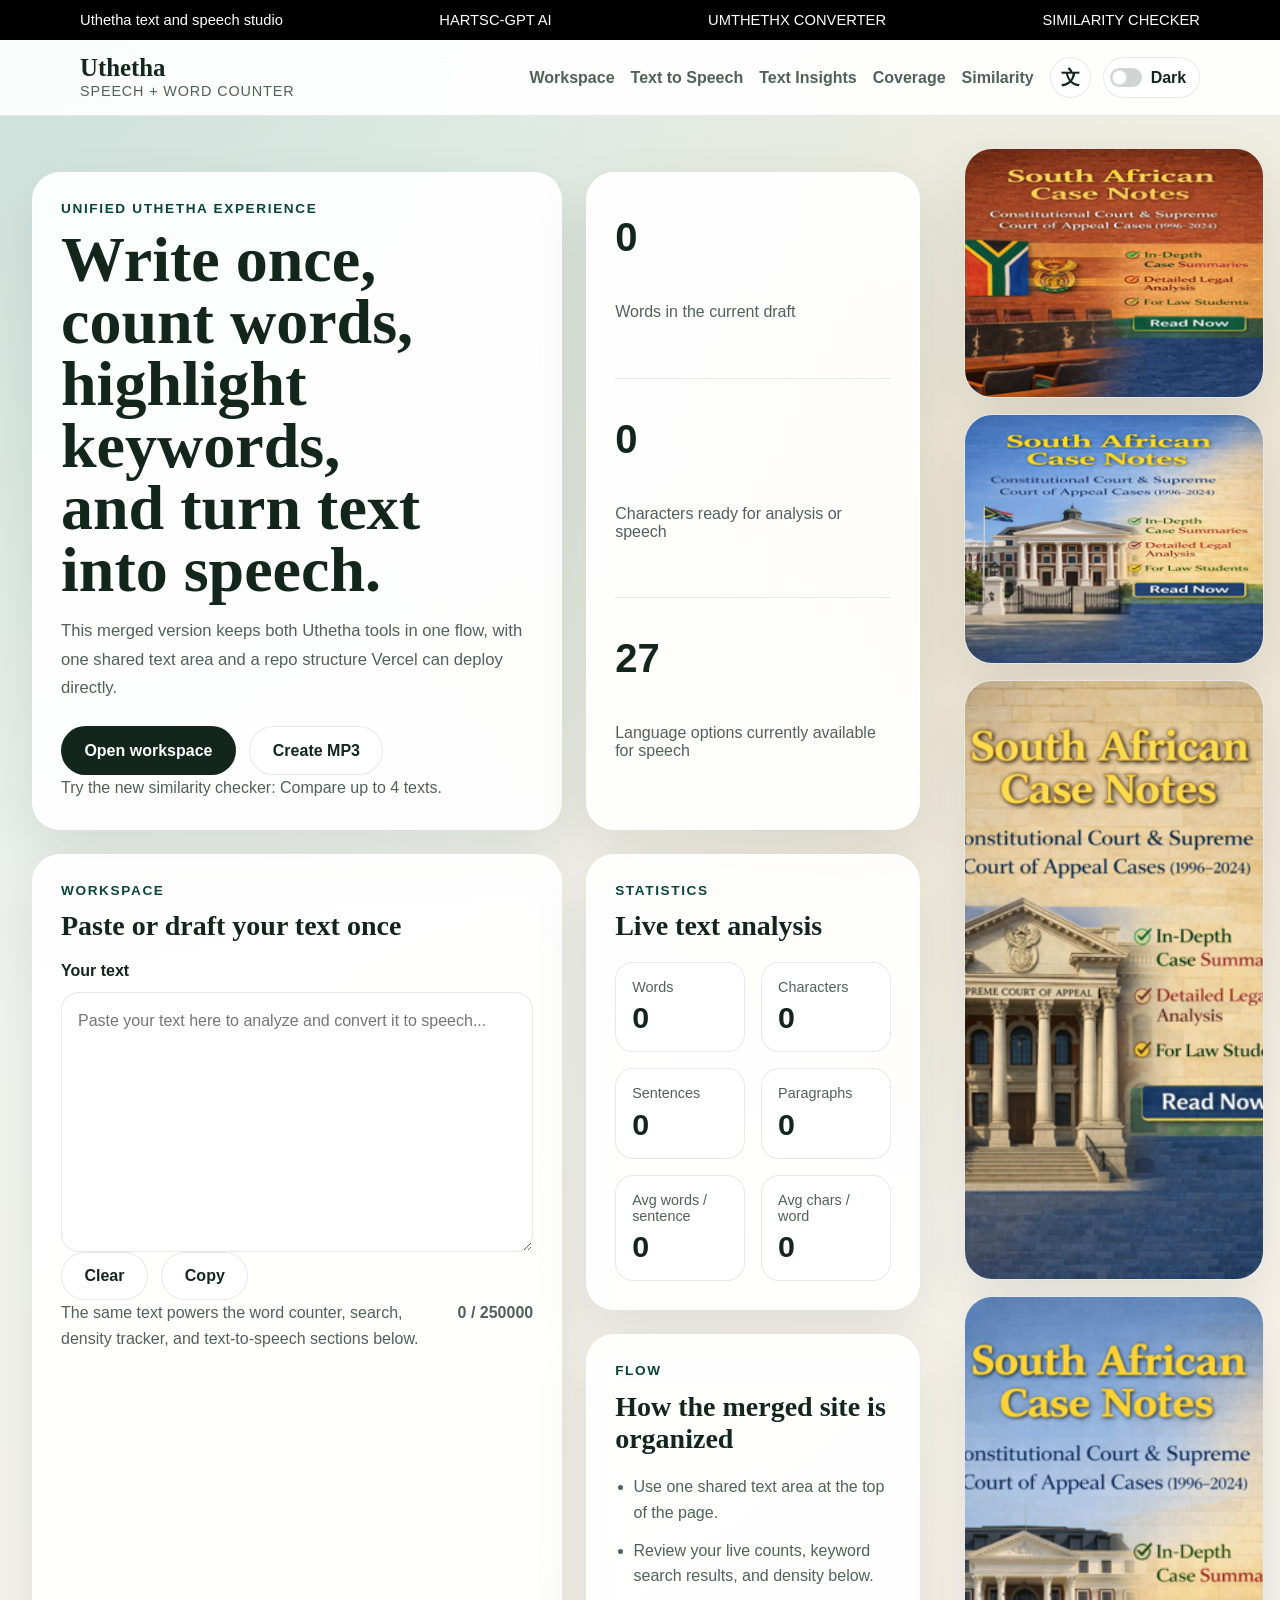
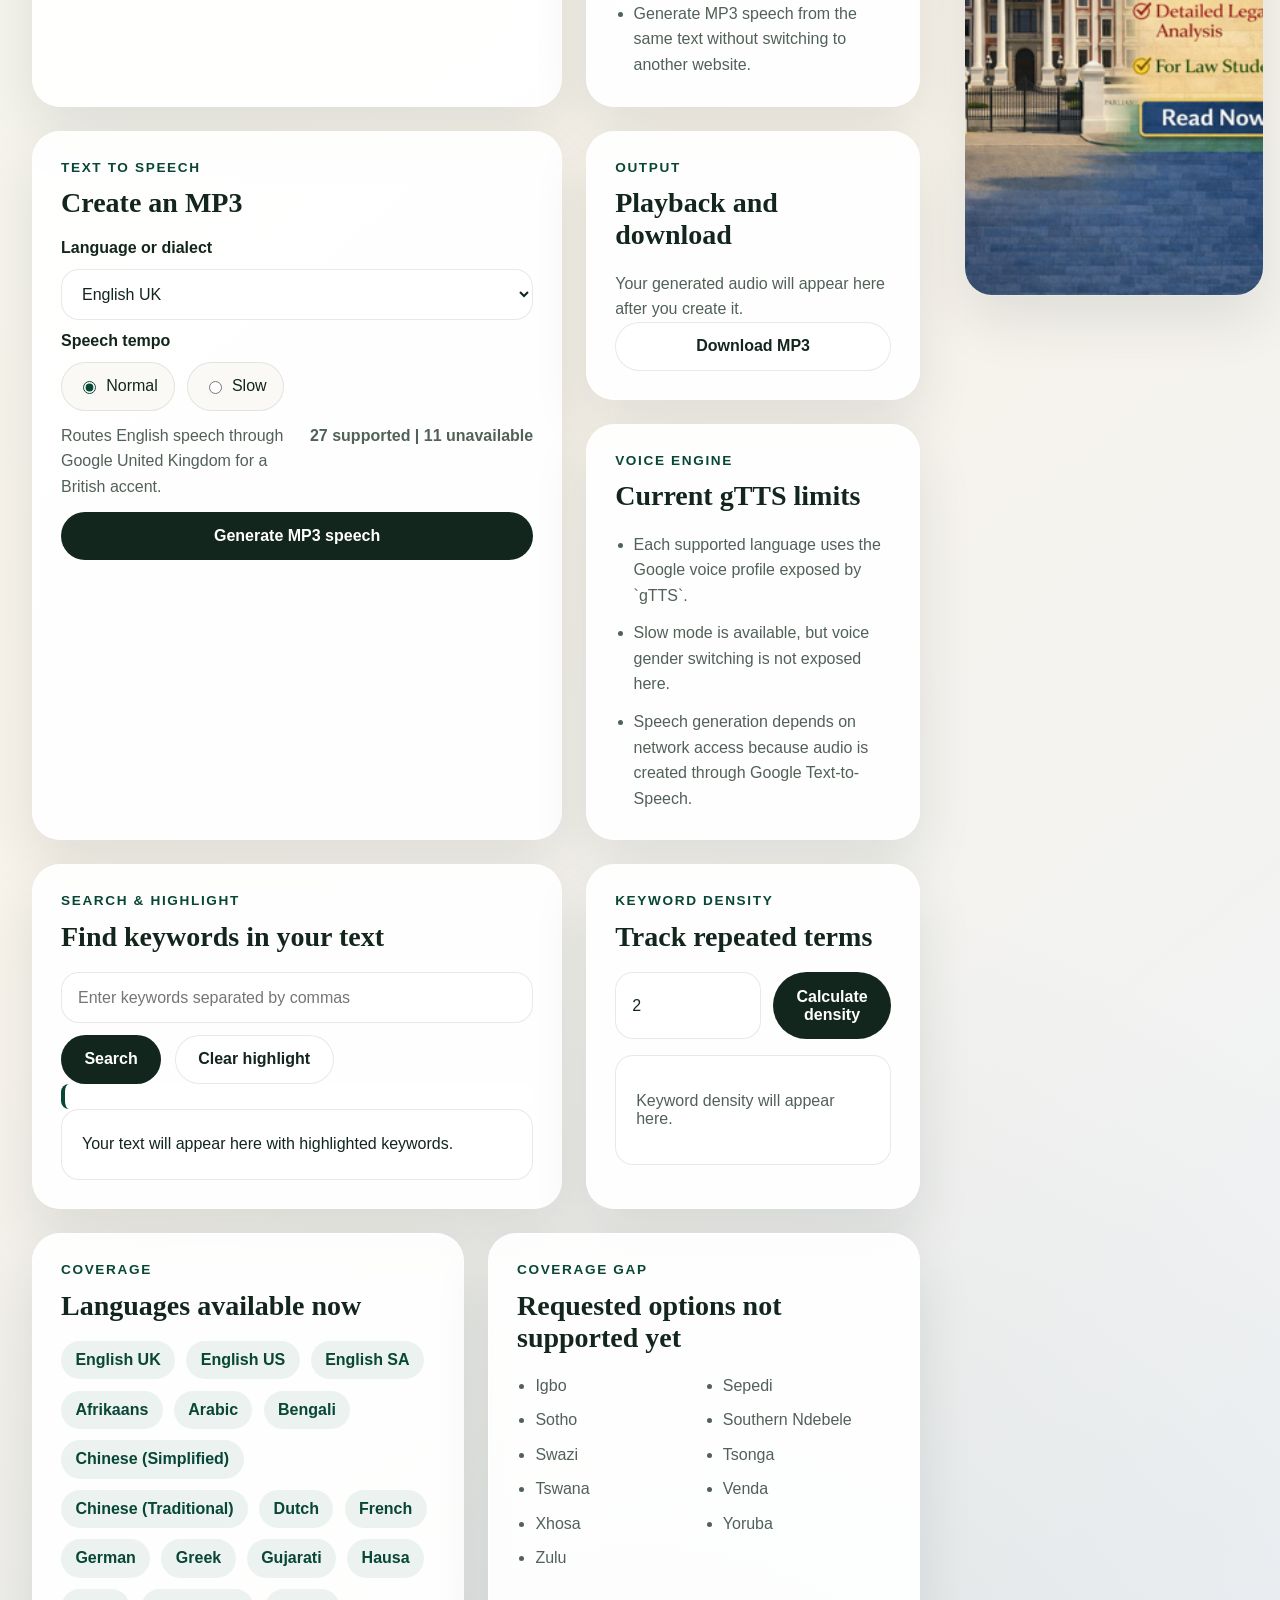
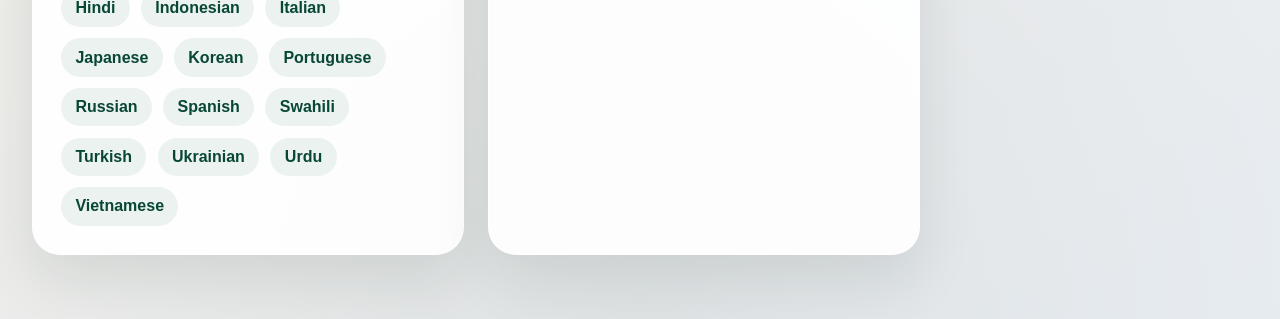
<file: index.html>
<!DOCTYPE html>
<html lang="en">
<head>
    <meta charset="UTF-8">
    <meta name="viewport" content="width=device-width, initial-scale=1.0">
    <title>Uthetha</title>
    <meta
        name="description"
        content="Uthetha combines text-to-speech, word counting, keyword highlighting, and density tracking in one deployable site."
    >
    <link rel="stylesheet" href="styles.css">
<!-- Google tag (gtag.js) -->
<script async src="https://www.googletagmanager.com/gtag/js?id=G-SNLDN8S0WR"></script>
<script>
  window.dataLayer = window.dataLayer || [];
  function gtag(){dataLayer.push(arguments);}
  gtag('js', new Date());

  gtag('config', 'G-SNLDN8S0WR');
</script>
<meta name="msvalidate.01" content="885D4F8FCE8B22A64041635E3C28C98B" />
</head>
<body id="top">
    <div class="top-bar">
        <div class="site-shell top-bar__inner">
            <p>Uthetha text and speech studio</p>
            <a href="https://hartscgpt.vercel.app/">HARTSC-GPT AI</a>
            <a href="https://www.umthethx.online/">UMTHETHX CONVERTER</a>
            <a href="/similarity">SIMILARITY CHECKER</a>
        </div>
    </div>

    <header class="site-header">
        <div class="site-shell site-header__inner">
            <a class="brand" href="#top">
                <span class="brand__mark">Uthetha</span>
                <span class="brand__sub">Speech + Word Counter</span>
            </a>

            <div class="header-actions">
                <nav class="site-nav" aria-label="Main navigation">
                    <a href="#workspace">Workspace</a>
                    <a href="#speech">Text to Speech</a>
                    <a href="#insights">Text Insights</a>
                    <a href="#coverage">Coverage</a>
                    <a href="/similarity">Similarity</a>
                </nav>
                <div class="utility-controls">
                    <div class="translate-widget-shell">
                        <span class="utility-label">Translate</span>
                        <button class="translate-toggle" id="translateToggle" type="button" aria-label="Open translation language selector">文</button>
                        <div id="google_translate_element"></div>
                    </div>
                    <button class="theme-toggle" id="themeToggle" type="button" role="switch" aria-checked="false" aria-label="Toggle dark mode">
                        <span class="theme-toggle__track">
                            <span class="theme-toggle__thumb"></span>
                        </span>
                        <span class="theme-toggle__label">Dark</span>
                    </button>
                </div>
            </div>
        </div>
    </header>

    <div class="site-content-shell">
    <main class="page site-main-stack">
        <section class="site-shell hero-grid" id="overview">
            <article class="panel hero-card reveal">
                <p class="eyebrow">Unified Uthetha experience</p>
                <h1>Write once, count words, highlight keywords, and turn text into speech.</h1>
                <p class="hero-copy">
                    This merged version keeps both Uthetha tools in one flow, with one shared text area and a repo structure Vercel can deploy directly.
                </p>
                <div class="hero-actions">
                    <a class="button button--primary" href="#workspace">Open workspace</a>
                    <a class="button button--ghost" href="#speech">Create MP3</a>
                </div>
                <p class="selection-note">Try the new similarity checker: <a href="/similarity">Compare up to 4 texts</a>.</p>
            </article>

            <article class="panel stats-card reveal reveal--delay">
                <div class="stat-block">
                    <strong id="heroWordCount">0</strong>
                    <span>Words in the current draft</span>
                </div>
                <div class="stat-block">
                    <strong id="heroCharacterCount">0</strong>
                    <span>Characters ready for analysis or speech</span>
                </div>
                <div class="stat-block">
                    <strong id="heroSupportedCount">0</strong>
                    <span>Language options currently available for speech</span>
                </div>
            </article>
        </section>

        <section class="site-shell workspace-grid" id="workspace">
            <article class="panel editor-panel reveal">
                <div class="section-heading">
                    <p class="eyebrow">Workspace</p>
                    <h2>Paste or draft your text once</h2>
                </div>

                <label class="field">
                    <span>Your text</span>
                    <textarea
                        id="textInput"
                        maxlength="250000"
                        placeholder="Paste your text here to analyze and convert it to speech..."
                    ></textarea>
                </label>

                <div class="editor-actions">
                    <button id="clearButton" class="button button--ghost" type="button">Clear</button>
                    <button id="copyButton" class="button button--ghost" type="button">Copy</button>
                </div>

                <div class="form-meta">
                    <p class="selection-note">The same text powers the word counter, search, density tracker, and text-to-speech sections below.</p>
                    <p id="characterCount" class="character-count">0 / 250000</p>
                </div>
            </article>

            <div class="stack">
                <article class="panel reveal reveal--delay">
                    <div class="section-heading">
                        <p class="eyebrow">Statistics</p>
                        <h2>Live text analysis</h2>
                    </div>

                    <div class="stats-grid">
                        <div class="mini-stat">
                            <span>Words</span>
                            <strong id="wordCount">0</strong>
                        </div>
                        <div class="mini-stat">
                            <span>Characters</span>
                            <strong id="charCount">0</strong>
                        </div>
                        <div class="mini-stat">
                            <span>Sentences</span>
                            <strong id="sentenceCount">0</strong>
                        </div>
                        <div class="mini-stat">
                            <span>Paragraphs</span>
                            <strong id="paragraphCount">0</strong>
                        </div>
                        <div class="mini-stat">
                            <span>Avg words / sentence</span>
                            <strong id="avgWords">0</strong>
                        </div>
                        <div class="mini-stat">
                            <span>Avg chars / word</span>
                            <strong id="avgChars">0</strong>
                        </div>
                    </div>
                </article>

                <article class="panel reveal reveal--delay-2">
                    <div class="section-heading">
                        <p class="eyebrow">Flow</p>
                        <h2>How the merged site is organized</h2>
                    </div>

                    <ul class="plain-list">
                        <li>Use one shared text area at the top of the page.</li>
                        <li>Review your live counts, keyword search results, and density below.</li>
                        <li>Generate MP3 speech from the same text without switching to another website.</li>
                    </ul>
                </article>
            </div>
        </section>

        <section class="site-shell feature-grid" id="speech">
            <article class="panel reveal">
                <div class="section-heading">
                    <p class="eyebrow">Text to Speech</p>
                    <h2>Create an MP3</h2>
                </div>

                <form id="ttsForm" class="tts-form">
                    <label class="field">
                        <span>Language or dialect</span>
                        <select id="language" name="language" required></select>
                    </label>

                    <div class="field">
                        <span>Speech tempo</span>
                        <div class="tempo-toggle" role="radiogroup" aria-label="Speech tempo">
                            <label class="tempo-option">
                                <input type="radio" name="tempo" value="normal" checked>
                                <span>Normal</span>
                            </label>
                            <label class="tempo-option">
                                <input type="radio" name="tempo" value="slow">
                                <span>Slow</span>
                            </label>
                        </div>
                    </div>

                    <div class="form-meta">
                        <p id="selectionNote" class="selection-note"></p>
                        <p id="ttsSupportedCounts" class="character-count"></p>
                    </div>

                    <button id="generateButton" class="button button--primary button--wide" type="submit">
                        Generate MP3 speech
                    </button>
                </form>
            </article>

            <div class="stack">
                <article class="panel reveal reveal--delay">
                    <div class="section-heading">
                        <p class="eyebrow">Output</p>
                        <h2>Playback and download</h2>
                    </div>

                    <p id="statusMessage" class="status-message">
                        Your generated audio will appear here after you create it.
                    </p>

                    <audio id="audioPlayer" class="audio-player" controls hidden></audio>
                    <a id="downloadLink" class="button button--ghost button--wide" href="#" download hidden>Download MP3</a>
                </article>

                <article class="panel reveal reveal--delay-2">
                    <div class="section-heading">
                        <p class="eyebrow">Voice Engine</p>
                        <h2>Current gTTS limits</h2>
                    </div>

                    <ul class="plain-list">
                        <li>Each supported language uses the Google voice profile exposed by `gTTS`.</li>
                        <li>Slow mode is available, but voice gender switching is not exposed here.</li>
                        <li>Speech generation depends on network access because audio is created through Google Text-to-Speech.</li>
                    </ul>
                </article>
            </div>
        </section>

        <section class="site-shell feature-grid" id="insights">
            <article class="panel reveal">
                <div class="section-heading">
                    <p class="eyebrow">Search & Highlight</p>
                    <h2>Find keywords in your text</h2>
                </div>

                <div class="search-group">
                    <input
                        type="text"
                        id="searchInput"
                        class="search-input"
                        placeholder="Enter keywords separated by commas"
                    >
                    <div class="editor-actions">
                        <button id="searchButton" class="button button--primary" type="button">Search</button>
                        <button id="clearHighlightButton" class="button button--ghost" type="button">Clear highlight</button>
                    </div>
                </div>

                <div class="search-info" id="searchInfo"></div>
                <div class="highlighted-text-container">
                    <div class="highlighted-text" id="highlightedText">
                        Your text will appear here with highlighted keywords.
                    </div>
                </div>
            </article>

            <article class="panel reveal reveal--delay">
                <div class="section-heading">
                    <p class="eyebrow">Keyword Density</p>
                    <h2>Track repeated terms</h2>
                </div>

                <div class="density-controls">
                    <input
                        type="number"
                        id="minOccurrences"
                        class="density-input"
                        min="1"
                        value="2"
                        placeholder="Minimum occurrences"
                    >
                    <button id="densityButton" class="button button--primary" type="button">Calculate density</button>
                </div>

                <div class="density-results" id="densityResults">
                    <p class="placeholder-text">Keyword density will appear here.</p>
                </div>
            </article>
        </section>

        <section class="site-shell coverage-grid" id="coverage">
            <article class="panel reveal">
                <div class="section-heading">
                    <p class="eyebrow">Coverage</p>
                    <h2>Languages available now</h2>
                </div>
                <div id="supportedLanguageChips" class="chip-grid"></div>
            </article>

            <article class="panel reveal reveal--delay">
                <div class="section-heading">
                    <p class="eyebrow">Coverage Gap</p>
                    <h2>Requested options not supported yet</h2>
                </div>
                <ul id="unsupportedLanguageList" class="plain-list plain-list--compact"></ul>
            </article>
        </section>
    </main>

    <aside class="site-ad-rail" aria-label="Advertising spaces">
        <a class="ad-slot ad-slot--box" href="https://selar.com/m/umthethx1985756" target="_blank" rel="noopener noreferrer" aria-label="Advertisement space 1, 300 by 250">
            <img src="assets/ads/ad-300x250-1.png" alt="Advertisement space 1, 300 by 250" loading="lazy">
        </a>
        <a class="ad-slot ad-slot--box" href="https://selar.com/m/umthethx1985756" target="_blank" rel="noopener noreferrer" aria-label="Advertisement space 2, 300 by 250">
            <img src="assets/ads/ad-300x250-2.png" alt="Advertisement space 2, 300 by 250" loading="lazy">
        </a>
        <a class="ad-slot ad-slot--tall" href="https://www.amazon.com/dp/B0G4F6LVWG?binding=kindle_edition&ref=dbs_dp_rwt_sb_pc_tkin" target="_blank" rel="noopener noreferrer" aria-label="Advertisement space 3, 300 by 600">
            <img src="assets/ads/ad-300x600-1.png" alt="Advertisement space 3, 300 by 600" loading="lazy">
        </a>
        <a class="ad-slot ad-slot--tall" href="https://www.amazon.com/dp/B0G4F6LVWG?binding=kindle_edition&ref=dbs_dp_rwt_sb_pc_tkin" target="_blank" rel="noopener noreferrer" aria-label="Advertisement space 4, 300 by 600">
            <img src="assets/ads/ad-300x600-2.png" alt="Advertisement space 4, 300 by 600" loading="lazy">
        </a>
    </aside>
    </div>

    <script src="app.js" defer></script>
</body>
</html>
</file>
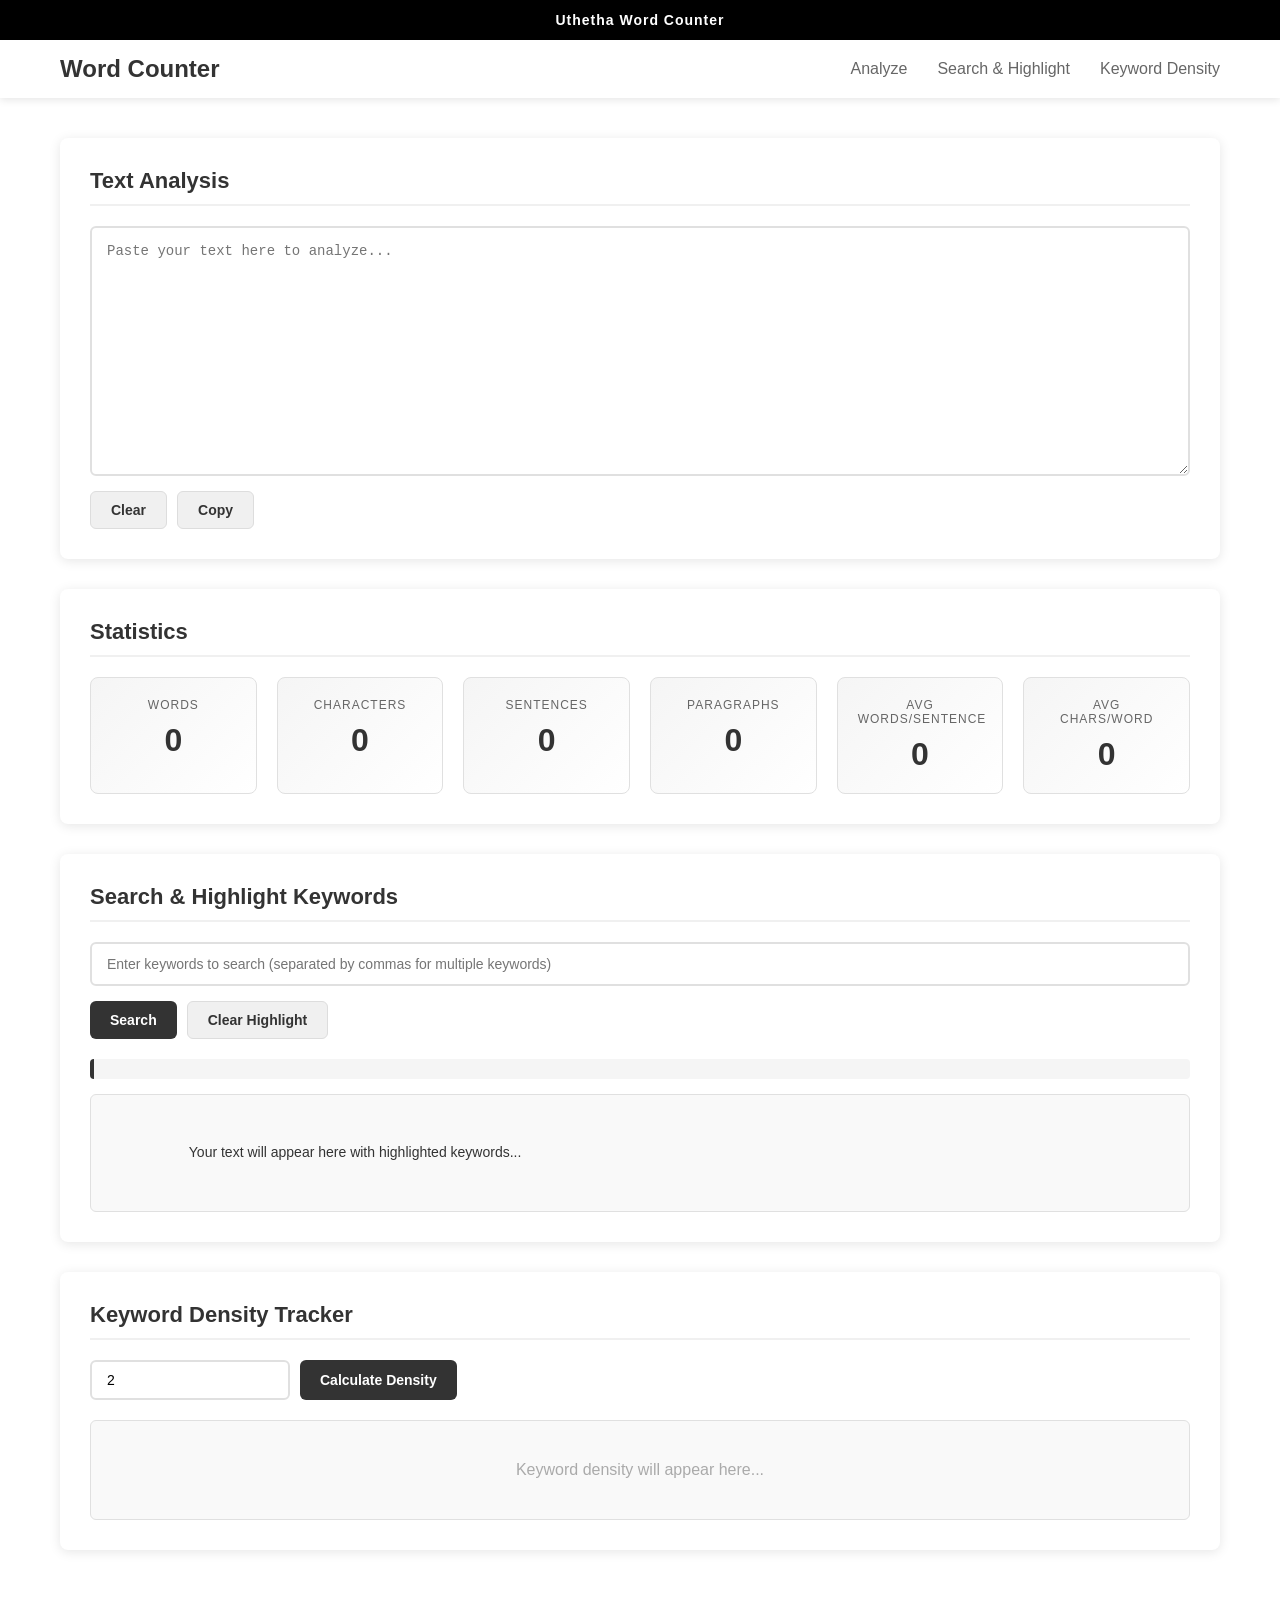
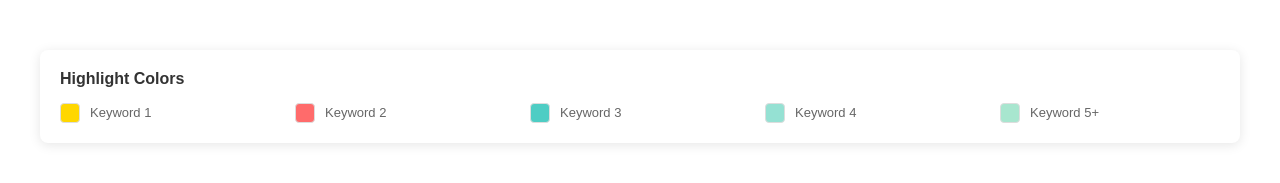
<file: Uthetha Word Counter/Front End/index.html>
<!DOCTYPE html>
<html lang="en">
<head>
    <meta charset="UTF-8">
    <meta name="viewport" content="width=device-width, initial-scale=1.0">
    <title>Uthetha Word Counter</title>
    <link rel="stylesheet" href="style.css">
</head>
<body>
    <!-- Black Top Bar -->
    <div class="top-bar">
        <span class="top-bar-text">Uthetha Word Counter</span>
    </div>

    <!-- White Header with Navigation -->
    <header class="header">
        <nav class="navbar">
            <div class="nav-container">
                <div class="nav-brand">Word Counter</div>
                <ul class="nav-menu">
                    <li><a href="#analyze" class="nav-link">Analyze</a></li>
                    <li><a href="#search" class="nav-link">Search & Highlight</a></li>
                    <li><a href="#density" class="nav-link">Keyword Density</a></li>
                </ul>
            </div>
        </nav>
    </header>

    <!-- Main Body with Transparent Background -->
    <main class="body-container">
        
        <!-- Text Input Section -->
        <section class="content-section" id="analyze">
            <h2>Text Analysis</h2>
            <div class="input-group">
                <textarea 
                    id="textInput" 
                    class="text-input" 
                    placeholder="Paste your text here to analyze..."
                ></textarea>
                <div class="button-group">
                    <button onclick="clearText()" class="btn btn-secondary">Clear</button>
                    <button onclick="copyText()" class="btn btn-secondary">Copy</button>
                </div>
            </div>
        </section>

        <!-- Statistics Section -->
        <section class="content-section">
            <h2>Statistics</h2>
            <div class="stats-grid">
                <div class="stat-card">
                    <div class="stat-label">Words</div>
                    <div class="stat-value" id="wordCount">0</div>
                </div>
                <div class="stat-card">
                    <div class="stat-label">Characters</div>
                    <div class="stat-value" id="charCount">0</div>
                </div>
                <div class="stat-card">
                    <div class="stat-label">Sentences</div>
                    <div class="stat-value" id="sentenceCount">0</div>
                </div>
                <div class="stat-card">
                    <div class="stat-label">Paragraphs</div>
                    <div class="stat-value" id="paragraphCount">0</div>
                </div>
                <div class="stat-card">
                    <div class="stat-label">Avg Words/Sentence</div>
                    <div class="stat-value" id="avgWords">0</div>
                </div>
                <div class="stat-card">
                    <div class="stat-label">Avg Chars/Word</div>
                    <div class="stat-value" id="avgChars">0</div>
                </div>
            </div>
        </section>

        <!-- Search & Highlight Section -->
        <section class="content-section" id="search">
            <h2>Search & Highlight Keywords</h2>
            <div class="search-group">
                <input 
                    type="text" 
                    id="searchInput" 
                    class="search-input" 
                    placeholder="Enter keywords to search (separated by commas for multiple keywords)"
                >
                <div class="search-buttons">
                    <button onclick="searchKeywords()" class="btn btn-primary">Search</button>
                    <button onclick="clearHighlight()" class="btn btn-secondary">Clear Highlight</button>
                </div>
            </div>
            <div class="search-info" id="searchInfo"></div>
            <div class="highlighted-text-container">
                <div class="highlighted-text" id="highlightedText">
                    Your text will appear here with highlighted keywords...
                </div>
            </div>
        </section>

        <!-- Keyword Density Section -->
        <section class="content-section" id="density">
            <h2>Keyword Density Tracker</h2>
            <div class="density-controls">
                <input 
                    type="number" 
                    id="minOccurrences" 
                    class="density-input" 
                    min="1" 
                    value="2"
                    placeholder="Minimum occurrences"
                >
                <button onclick="calculateDensity()" class="btn btn-primary">Calculate Density</button>
            </div>
            <div class="density-results" id="densityResults">
                <p class="placeholder-text">Keyword density will appear here...</p>
            </div>
        </section>

    </main>

    <!-- Color Legend -->
    <div class="color-legend">
        <h3>Highlight Colors</h3>
        <div class="legend-items">
            <div class="legend-item"><span class="color-swatch" style="background-color: #FFD700;"></span>Keyword 1</div>
            <div class="legend-item"><span class="color-swatch" style="background-color: #FF6B6B;"></span>Keyword 2</div>
            <div class="legend-item"><span class="color-swatch" style="background-color: #4ECDC4;"></span>Keyword 3</div>
            <div class="legend-item"><span class="color-swatch" style="background-color: #95E1D3;"></span>Keyword 4</div>
            <div class="legend-item"><span class="color-swatch" style="background-color: #A8E6CF;"></span>Keyword 5+</div>
        </div>
    </div>

    <script src="script.js"></script>
</body>
</html>
</file>
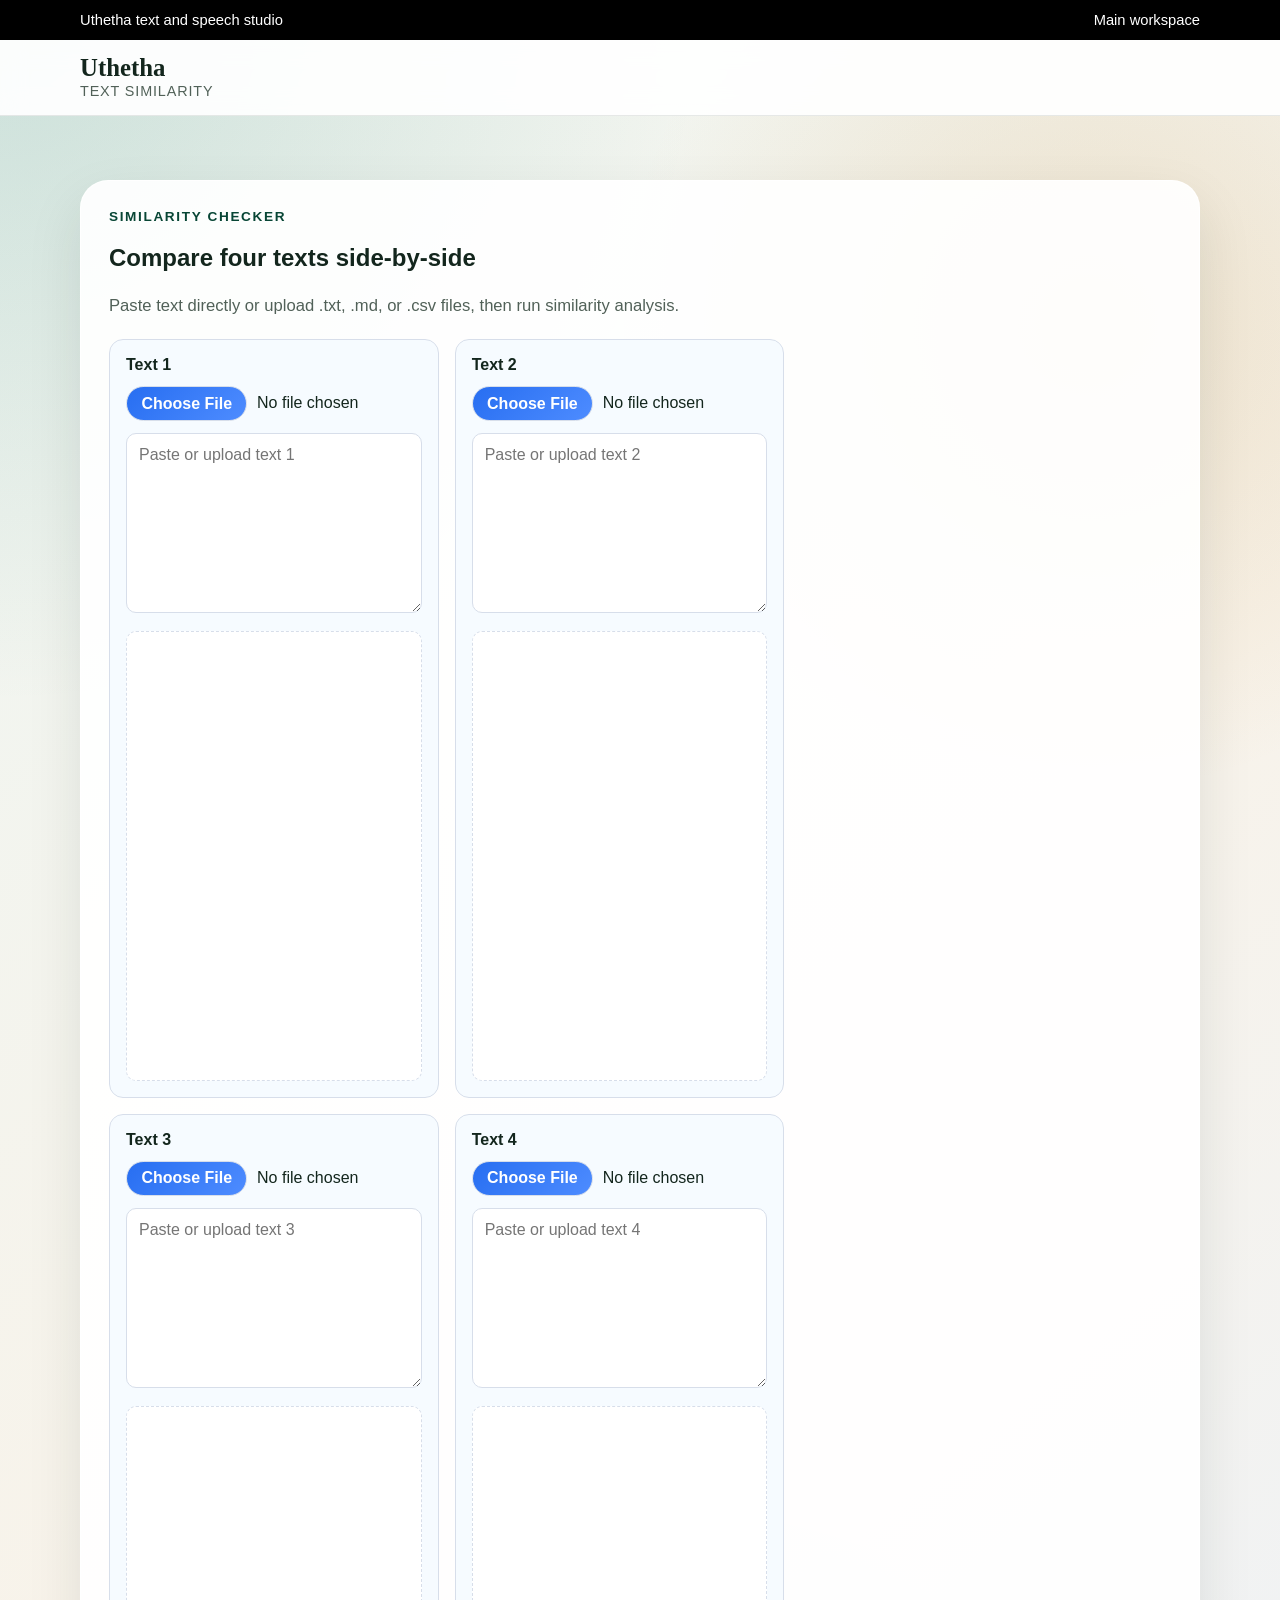
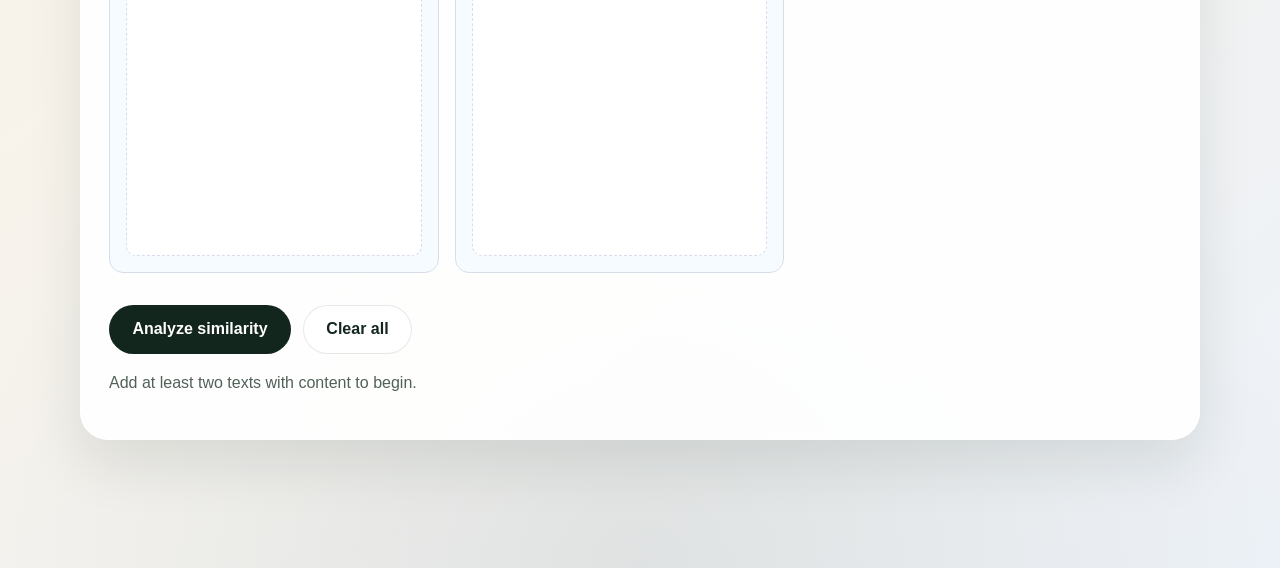
<file: similarity.html>
<!DOCTYPE html>
<html lang="en">
<head>
    <meta charset="UTF-8">
    <meta name="viewport" content="width=device-width, initial-scale=1.0">
    <title>Uthetha Text Similarity Checker</title>
    <meta name="description" content="Compare up to four pasted or uploaded texts and view their similarity scores.">
    <link rel="stylesheet" href="styles.css">
</head>
<body>
    <div class="top-bar">
        <div class="site-shell top-bar__inner">
            <p>Uthetha text and speech studio</p>
            <a href="https://uthetha.unysa.online/">Main workspace</a>
        </div>
    </div>

    <header class="site-header">
        <div class="site-shell site-header__inner">
            <a class="brand" href="https://uthetha.unysa.online/">
                <span class="brand__mark">Uthetha</span>
                <span class="brand__sub">Text Similarity</span>
            </a>
        </div>
    </header>

    <main class="page site-main-stack site-shell">
        <section class="panel reveal similarity-panel">
            <div class="section-heading">
                <p class="eyebrow">Similarity checker</p>
                <h1>Compare four texts side-by-side</h1>
                <p class="hero-copy">Paste text directly or upload .txt, .md, or .csv files, then run similarity analysis.</p>
            </div>

            <div class="similarity-layout">
                <div class="similarity-main-column">
                    <div class="similarity-input-grid">
                <article class="similarity-card"><h2>Text 1</h2><input type="file" class="text-upload" data-index="0" accept=".txt,.md,.csv,text/plain,text/markdown,text/csv"><textarea class="similarity-text" data-index="0" placeholder="Paste or upload text 1"></textarea><div class="text-preview" id="preview-0"></div></article>
                <article class="similarity-card"><h2>Text 2</h2><input type="file" class="text-upload" data-index="1" accept=".txt,.md,.csv,text/plain,text/markdown,text/csv"><textarea class="similarity-text" data-index="1" placeholder="Paste or upload text 2"></textarea><div class="text-preview" id="preview-1"></div></article>
                <article class="similarity-card"><h2>Text 3</h2><input type="file" class="text-upload" data-index="2" accept=".txt,.md,.csv,text/plain,text/markdown,text/csv"><textarea class="similarity-text" data-index="2" placeholder="Paste or upload text 3"></textarea><div class="text-preview" id="preview-2"></div></article>
                <article class="similarity-card"><h2>Text 4</h2><input type="file" class="text-upload" data-index="3" accept=".txt,.md,.csv,text/plain,text/markdown,text/csv"><textarea class="similarity-text" data-index="3" placeholder="Paste or upload text 4"></textarea><div class="text-preview" id="preview-3"></div></article>
            </div>

                    <div class="similarity-actions">
                <button id="analyzeSimilarity" class="button button--primary" type="button">Analyze similarity</button>
                <button id="clearSimilarity" class="button button--ghost" type="button">Clear all</button>
            </div>

            <p id="similarityStatus" class="status-message">Add at least two texts with content to begin.</p>
                    <p id="overallScore" class="character-count"></p>

                    <div id="similarityResults" class="similarity-results" hidden>
                <h2>Pairwise similarity (composite score %)</h2>
                <div class="table-wrap"><table class="similarity-table" id="similarityTable"></table></div>
            </div>
                </div>

                <aside class="similarity-side-column">
                    <div id="matchResults" class="similarity-results" hidden>
                <h2>Shared sentences and phrases</h2>
                <div id="matchLegend" class="match-legend"></div>
                <div id="matchList" class="match-list"></div>
            </div>

                    <div id="grammarResults" class="similarity-results" hidden>
                <h2>Grammar checks (basic)</h2>
                <div id="grammarSummary" class="grammar-summary"></div><div id="grammarOutput" class="grammar-output"></div>
            </div>
                </aside>
            </div>
        </section>
    </main>

    <script src="similarity.js" defer></script>
</body>
</html>
</file>
<file: styles.css>
:root {
    --ink: #13261d;
    --ink-soft: #516158;
    --surface: rgba(255, 255, 255, 0.92);
    --surface-strong: #ffffff;
    --line: rgba(19, 38, 29, 0.1);
    --shadow: 0 24px 55px rgba(19, 38, 29, 0.1);
    --accent: #0d6b52;
    --accent-strong: #084635;
    --accent-soft: rgba(13, 107, 82, 0.08);
    --warm: #c48a35;
    --radius-lg: 28px;
    --radius-md: 18px;
}

* {
    box-sizing: border-box;
}

html {
    scroll-behavior: smooth;
    background:
        radial-gradient(circle at top left, rgba(13, 107, 82, 0.16), transparent 28%),
        radial-gradient(circle at 85% 15%, rgba(196, 138, 53, 0.18), transparent 22%),
        radial-gradient(circle at 50% 100%, rgba(19, 38, 29, 0.08), transparent 30%),
        linear-gradient(140deg, #eef6f3 0%, #f8f3ea 52%, #edf2f8 100%);
    min-height: 100%;
}

body {
    margin: 0;
    min-height: 100vh;
    background: transparent;
    color: var(--ink);
    font-family: "Trebuchet MS", "Segoe UI", sans-serif;
}

body[data-theme="dark"] {
    --ink: #ffffff;
    --ink-soft: #ffffff;
    --surface: #000000;
    --surface-strong: #000000;
    --line: rgba(255, 255, 255, 0.2);
    --shadow: 0 24px 55px rgba(0, 0, 0, 0.55);
    --accent: #ffffff;
    --accent-strong: #ffffff;
    --accent-soft: rgba(255, 255, 255, 0.12);
    --warm: #ffffff;
}

a {
    color: inherit;
    text-decoration: none;
}

button,
input,
select,
textarea {
    font: inherit;
}

.site-shell {
    width: min(1120px, calc(100% - 2rem));
    margin: 0 auto;
}

.site-content-shell {
    width: min(1448px, calc(100% - 2rem));
    margin: 0 auto;
    display: grid;
    grid-template-columns: minmax(0, 1fr) 300px;
    gap: 1.75rem;
    align-items: start;
}

.site-main-stack {
    min-width: 0;
}

.top-bar {
    background: #000000;
    color: #ffffff;
}

.top-bar__inner {
    display: flex;
    justify-content: space-between;
    gap: 1rem;
    padding: 0.75rem 0;
    font-size: 0.92rem;
}

.top-bar__inner p {
    margin: 0;
}

.site-header {
    position: sticky;
    top: 0;
    z-index: 10;
    background: rgba(255, 255, 255, 0.92);
    backdrop-filter: blur(12px);
    border-bottom: 1px solid var(--line);
}

.site-header__inner {
    display: flex;
    align-items: center;
    justify-content: space-between;
    gap: 1.5rem;
    padding: 1rem 0;
}

.brand {
    display: inline-flex;
    flex-direction: column;
    gap: 0.15rem;
}

.brand__mark,
.section-heading h2,
.hero-card h1 {
    font-family: Georgia, "Times New Roman", serif;
}

.brand__mark {
    font-size: 1.55rem;
    font-weight: 700;
    line-height: 1;
}

.brand__sub {
    color: var(--ink-soft);
    font-size: 0.9rem;
    letter-spacing: 0.06em;
    text-transform: uppercase;
}

.site-nav {
    display: flex;
    flex-wrap: wrap;
    gap: 1rem;
}

.header-actions {
    display: flex;
    align-items: center;
    justify-content: flex-end;
    gap: 1rem;
    flex-wrap: wrap;
}

.utility-controls {
    display: flex;
    align-items: center;
    gap: 0.75rem;
    flex-wrap: wrap;
}

.translate-widget-shell {
    position: relative;
    display: inline-flex;
    align-items: center;
}

.utility-label {
    position: absolute;
    width: 1px;
    height: 1px;
    padding: 0;
    margin: -1px;
    overflow: hidden;
    clip: rect(0, 0, 0, 0);
    white-space: nowrap;
    border: 0;
}

#google_translate_element {
    position: absolute;
    inset: 0;
    opacity: 0;
    pointer-events: none;
}

#google_translate_element .goog-te-gadget {
    color: var(--ink-soft) !important;
    font-family: inherit !important;
    font-size: 0.92rem !important;
    line-height: 1 !important;
}

#google_translate_element .goog-logo-link,
#google_translate_element .goog-te-gadget span {
    display: none !important;
}

#google_translate_element .goog-te-combo {
    width: 1px;
    height: 1px;
    min-height: 1px;
    padding: 0;
    border: 1px solid var(--line) !important;
    border-radius: 0;
    background: transparent;
    color: transparent;
    font-size: 0;
    box-shadow: none !important;
    appearance: none;
    -webkit-appearance: none;
    clip-path: inset(50%);
}

.translate-widget-shell--open #google_translate_element {
    inset: calc(100% + 0.45rem) auto auto 0;
    opacity: 1;
    pointer-events: auto;
    z-index: 20;
}

.translate-widget-shell--open #google_translate_element .goog-te-combo {
    width: 14rem;
    height: 2.6rem;
    min-height: 2.6rem;
    padding: 0.5rem 0.7rem;
    border-radius: 0.8rem;
    background: var(--surface-strong);
    color: var(--ink);
    font-size: 0.92rem;
    clip-path: inset(0);
}

.translate-toggle,
.theme-toggle {
    display: inline-flex;
    align-items: center;
    justify-content: center;
    min-height: 2.6rem;
    border: 1px solid var(--line);
    border-radius: 999px;
    background: var(--surface-strong);
    color: var(--ink);
    cursor: pointer;
}

.translate-toggle {
    width: 2.6rem;
    min-width: 2.6rem;
    padding: 0;
    font-size: 1.2rem;
    font-weight: 700;
    line-height: 1;
}

.theme-toggle {
    gap: 0.55rem;
    padding: 0.3rem 0.8rem 0.3rem 0.35rem;
    font-weight: 700;
}

.theme-toggle__track {
    width: 2rem;
    height: 1.2rem;
    border-radius: 999px;
    background: rgba(19, 38, 29, 0.2);
    padding: 0.12rem;
}

.theme-toggle__thumb {
    display: block;
    width: 0.95rem;
    height: 0.95rem;
    border-radius: 50%;
    background: var(--surface-strong);
    border: 1px solid var(--line);
    transform: translateX(0);
    transition: transform 180ms ease;
}

body[data-theme="dark"] .theme-toggle__thumb {
    transform: translateX(0.78rem);
}

.site-nav a {
    color: var(--ink-soft);
    font-weight: 600;
}

.site-nav a:hover,
.site-nav a:focus-visible {
    color: var(--accent-strong);
}

.page {
    padding: 2rem 0 4rem;
}

.site-ad-rail {
    position: sticky;
    top: 6.5rem;
    display: grid;
    gap: 1rem;
    width: 300px;
    padding-top: 2rem;
}

.ad-slot {
    display: block;
    overflow: hidden;
    border-radius: var(--radius-lg);
    border: 1px solid var(--line);
    background: var(--surface);
    box-shadow: var(--shadow);
    transition: transform 180ms ease, box-shadow 180ms ease, border-color 180ms ease;
}

.ad-slot:hover,
.ad-slot:focus-visible {
    transform: translateY(-2px);
    box-shadow: 0 28px 48px rgba(19, 38, 29, 0.18);
    border-color: rgba(13, 107, 82, 0.28);
    outline: none;
}

.ad-slot img {
    display: block;
    width: 100%;
    height: 100%;
    object-fit: cover;
}

.ad-slot--box {
    aspect-ratio: 6 / 5;
}

.ad-slot--tall {
    aspect-ratio: 1 / 2;
}

.hero-grid,
.workspace-grid,
.feature-grid,
.coverage-grid {
    display: grid;
    gap: 1.5rem;
    margin-top: 1.5rem;
}

.hero-grid,
.workspace-grid,
.feature-grid {
    grid-template-columns: minmax(0, 1.35fr) minmax(300px, 0.85fr);
}

.coverage-grid {
    grid-template-columns: repeat(2, minmax(0, 1fr));
}

.panel {
    background: var(--surface);
    border: 1px solid rgba(255, 255, 255, 0.8);
    border-radius: var(--radius-lg);
    box-shadow: var(--shadow);
    padding: 1.75rem;
}

.stats-card,
.stack {
    display: grid;
    gap: 1.5rem;
}

.eyebrow {
    margin: 0 0 0.8rem;
    color: var(--accent-strong);
    font-size: 0.85rem;
    font-weight: 700;
    letter-spacing: 0.12em;
    text-transform: uppercase;
}

.hero-card h1 {
    margin: 0;
    font-size: clamp(2.4rem, 5vw, 4.15rem);
    line-height: 0.97;
    max-width: 12ch;
}

.hero-copy,
.plain-list,
.status-message,
.selection-note,
.character-count,
.stat-block span,
.search-info,
.placeholder-text {
    color: var(--ink-soft);
}

.hero-copy {
    margin: 1rem 0 0;
    font-size: 1.04rem;
    line-height: 1.7;
}

.hero-actions,
.editor-actions {
    display: flex;
    flex-wrap: wrap;
    gap: 0.85rem;
}

.hero-actions {
    margin-top: 1.5rem;
}

.button {
    display: inline-flex;
    align-items: center;
    justify-content: center;
    min-height: 3rem;
    padding: 0.9rem 1.4rem;
    border: 1px solid transparent;
    border-radius: 999px;
    font-weight: 700;
    transition: transform 180ms ease, background-color 180ms ease, border-color 180ms ease;
    cursor: pointer;
}

.button:hover,
.button:focus-visible {
    transform: translateY(-1px);
}

.button--primary {
    background: var(--ink);
    color: #ffffff;
}

.button--primary:hover,
.button--primary:focus-visible {
    background: var(--accent-strong);
}

.button--ghost {
    background: var(--surface-strong);
    border-color: var(--line);
    color: var(--ink);
}

body[data-theme="dark"] .site-header,
body[data-theme="dark"] .translate-widget-shell,
body[data-theme="dark"] .panel,
body[data-theme="dark"] .ad-slot,
body[data-theme="dark"] textarea,
body[data-theme="dark"] select,
body[data-theme="dark"] .search-input,
body[data-theme="dark"] .density-input {
    background: #000000;
    color: #ffffff;
    border-color: rgba(255, 255, 255, 0.2);
}

body[data-theme="dark"] .button--primary,
body[data-theme="dark"] .button--ghost,
body[data-theme="dark"] .translate-toggle,
body[data-theme="dark"] .theme-toggle,
body[data-theme="dark"] #google_translate_element .goog-te-combo {
    background: #ffffff !important;
    color: #000000 !important;
    border-color: #ffffff !important;
}

body[data-theme="dark"] .button--primary:hover,
body[data-theme="dark"] .button--primary:focus-visible,
body[data-theme="dark"] .button--ghost:hover,
body[data-theme="dark"] .button--ghost:focus-visible,
body[data-theme="dark"] .translate-toggle:hover,
body[data-theme="dark"] .translate-toggle:focus-visible,
body[data-theme="dark"] .theme-toggle:hover,
body[data-theme="dark"] .theme-toggle:focus-visible {
    background: #000000 !important;
    color: #ffffff !important;
    border-color: #ffffff !important;
}

.button--wide {
    width: 100%;
}

.button[disabled] {
    cursor: progress;
    opacity: 0.7;
    transform: none;
}

.stat-block {
    display: grid;
    gap: 0.35rem;
    padding: 1rem 0;
    border-bottom: 1px solid var(--line);
}

.stat-block:last-child {
    border-bottom: 0;
    padding-bottom: 0;
}

.stat-block strong {
    font-size: 2.5rem;
    line-height: 1;
}

.section-heading {
    margin-bottom: 1.2rem;
}

.section-heading h2 {
    margin: 0;
    font-size: 1.75rem;
}

.field,
.tts-form,
.search-group {
    display: grid;
    gap: 0.75rem;
}

.field > span {
    font-weight: 700;
}

textarea,
select,
.search-input,
.density-input {
    width: 100%;
    border: 1px solid var(--line);
    border-radius: var(--radius-md);
    background: rgba(255, 255, 255, 0.8);
    color: var(--ink);
    padding: 0.95rem 1rem;
}

textarea:focus,
select:focus,
.search-input:focus,
.density-input:focus {
    border-color: rgba(13, 107, 82, 0.5);
    outline: 3px solid rgba(13, 107, 82, 0.12);
}

textarea {
    min-height: 260px;
    resize: vertical;
    line-height: 1.6;
}

.tempo-toggle {
    display: inline-flex;
    flex-wrap: wrap;
    gap: 0.75rem;
}

.tempo-option {
    display: inline-flex;
    align-items: center;
    gap: 0.45rem;
    padding: 0.9rem 1rem;
    border: 1px solid var(--line);
    border-radius: 999px;
    background: #faf9f6;
    cursor: pointer;
}

.tempo-option input {
    accent-color: var(--accent-strong);
}

.form-meta {
    display: flex;
    justify-content: space-between;
    gap: 1rem;
    align-items: flex-start;
}

.selection-note,
.character-count,
.status-message {
    margin: 0;
    line-height: 1.6;
}

.selection-note {
    max-width: 52ch;
}

.character-count {
    white-space: nowrap;
    font-weight: 700;
}

.audio-player {
    width: 100%;
    margin-top: 1rem;
}

.status-message[data-state="success"] {
    color: var(--accent-strong);
}

.status-message[data-state="error"] {
    color: #9c2f12;
}

.stats-grid {
    display: grid;
    grid-template-columns: repeat(2, minmax(0, 1fr));
    gap: 1rem;
}

.mini-stat {
    display: grid;
    gap: 0.35rem;
    padding: 1rem;
    border-radius: var(--radius-md);
    background: rgba(255, 255, 255, 0.78);
    border: 1px solid var(--line);
}

.mini-stat span {
    color: var(--ink-soft);
    font-size: 0.9rem;
}

.mini-stat strong {
    font-size: 1.9rem;
}

.search-info {
    min-height: 1.5rem;
    padding: 0.8rem 1rem;
    border-left: 4px solid var(--accent-strong);
    background: rgba(255, 255, 255, 0.6);
    border-radius: 8px;
}

.highlighted-text-container,
.density-results {
    background: rgba(255, 255, 255, 0.7);
    border: 1px solid var(--line);
    border-radius: var(--radius-md);
    padding: 1.25rem;
}

.highlighted-text-container {
    max-height: 400px;
    overflow-y: auto;
}

.highlighted-text {
    word-wrap: break-word;
    white-space: pre-wrap;
    line-height: 1.8;
}

.highlight-1,
.highlight-2,
.highlight-3,
.highlight-4,
.highlight-5 {
    padding: 2px 4px;
    border-radius: 3px;
    font-weight: 600;
}

.highlight-1 {
    background: #ffd700;
    color: #333333;
}

.highlight-2 {
    background: #ff6b6b;
    color: #ffffff;
}

.highlight-3 {
    background: #4ecdc4;
    color: #ffffff;
}

.highlight-4 {
    background: #95e1d3;
    color: #333333;
}

.highlight-5 {
    background: #a8e6cf;
    color: #333333;
}

.density-controls {
    display: flex;
    gap: 0.75rem;
    margin-bottom: 1rem;
}

.density-input {
    max-width: 220px;
}

.density-item {
    display: flex;
    justify-content: space-between;
    align-items: center;
    gap: 1rem;
    padding: 0.9rem 0;
    border-bottom: 1px solid var(--line);
}

.density-item:last-child {
    border-bottom: 0;
}

.density-word {
    font-weight: 700;
    flex: 1;
}

.density-stats {
    display: flex;
    align-items: center;
    gap: 1rem;
}

.density-count {
    min-width: 48px;
    text-align: center;
    padding: 0.3rem 0.65rem;
    border-radius: 999px;
    background: rgba(19, 38, 29, 0.07);
    font-weight: 700;
}

.density-percent {
    min-width: 64px;
    text-align: right;
    color: var(--ink-soft);
}

.density-bar {
    width: 140px;
    height: 8px;
    border-radius: 999px;
    background: rgba(19, 38, 29, 0.12);
    overflow: hidden;
}

.density-bar-fill {
    height: 100%;
    background: linear-gradient(90deg, var(--accent), var(--warm));
}

.plain-list {
    margin: 0;
    padding-left: 1.15rem;
    display: grid;
    gap: 0.75rem;
    line-height: 1.6;
}

.plain-list--compact {
    grid-template-columns: repeat(2, minmax(0, 1fr));
    gap: 0.55rem 1.2rem;
}

.chip-grid {
    display: flex;
    flex-wrap: wrap;
    gap: 0.7rem;
}

.chip {
    display: inline-flex;
    align-items: center;
    min-height: 2.4rem;
    padding: 0.5rem 0.9rem;
    border-radius: 999px;
    background: var(--accent-soft);
    color: var(--accent-strong);
    font-weight: 700;
}

.reveal {
    animation: rise-in 680ms ease both;
}

.reveal--delay {
    animation-delay: 120ms;
}

.reveal--delay-2 {
    animation-delay: 220ms;
}

@keyframes rise-in {
    from {
        opacity: 0;
        transform: translateY(18px);
    }
    to {
        opacity: 1;
        transform: translateY(0);
    }
}

@media (max-width: 960px) {
    .site-content-shell {
        width: min(1120px, calc(100% - 2rem));
        grid-template-columns: 1fr;
    }

    .site-ad-rail {
        position: static;
        width: min(100%, 620px);
        margin: 0 auto 3rem;
        padding-top: 0;
        grid-template-columns: repeat(2, minmax(0, 1fr));
    }

    .hero-grid,
    .workspace-grid,
    .feature-grid,
    .coverage-grid {
        grid-template-columns: 1fr;
    }

    .hero-card h1 {
        max-width: 14ch;
    }
}

@media (max-width: 700px) {
    .site-content-shell {
        width: min(100% - 1rem, 1448px);
        gap: 1rem;
    }

    .site-ad-rail {
        width: 100%;
        grid-template-columns: 1fr;
        margin-bottom: 2rem;
    }

    .top-bar__inner,
    .site-header__inner,
    .form-meta,
    .density-controls {
        flex-direction: column;
        align-items: flex-start;
    }

    .header-actions {
        justify-content: flex-start;
    }

    .stats-grid,
    .plain-list--compact {
        grid-template-columns: 1fr;
    }

    .panel {
        padding: 1.3rem;
    }

    .density-input {
        max-width: none;
    }

    .density-item,
    .density-stats {
        flex-direction: column;
        align-items: flex-start;
    }
}

.similarity-panel {
    margin-block: 2rem 4rem;
}


.similarity-layout {
    display: grid;
    grid-template-columns: minmax(0, 1.75fr) minmax(260px, 0.95fr);
    gap: 1.25rem;
    align-items: start;
}

.similarity-main-column,
.similarity-side-column {
    display: grid;
    gap: 1rem;
}

.similarity-side-column .similarity-results {
    margin-top: 0;
    width: 100%;
}

.similarity-side-column,
.similarity-side-column .similarity-results,
#matchResults,
#grammarResults {
    max-width: 100%;
    min-width: 0;
    overflow-wrap: anywhere;
}

.similarity-input-grid {
    display: grid;
    grid-template-columns: repeat(2, minmax(220px, 1fr));
    gap: 1rem;
}
@media (max-width: 980px) {
    .similarity-layout {
        grid-template-columns: 1fr;
    }
}

@media (max-width: 760px) {
    .similarity-input-grid {
        grid-template-columns: 1fr;
    }
}

.similarity-card {
    border: 1px solid var(--border-color, #d7deea);
    border-radius: 14px;
    padding: 1rem;
    background: var(--panel-alt-bg, #f6fbff);
    display: grid;
    gap: 0.75rem;
}

.similarity-card h2 {
    margin: 0;
    font-size: 1rem;
}

.text-upload,
.similarity-text {
    width: 100%;
}
.similarity-panel.preview-only .similarity-text {
    display: none;
}

.similarity-text {
    min-height: 180px;
    resize: vertical;
    border: 1px solid var(--border-color, #d7deea);
    border-radius: 10px;
    padding: 0.75rem;
    font: inherit;
    background: var(--surface-bg, #fff);
    color: inherit;
}

.similarity-actions {
    margin-top: 1rem;
    display: flex;
    gap: 0.75rem;
    flex-wrap: wrap;
}

.similarity-results {
    margin-top: 1rem;
}

.table-wrap {
    overflow-x: auto;
}

.similarity-table {
    width: 100%;
    border-collapse: collapse;
}

.similarity-table th,
.similarity-table td {
    border: 1px solid var(--border-color, #d7deea);
    padding: 0.6rem;
    text-align: center;
}

.similarity-table th {
    background: var(--panel-alt-bg, #f6fbff);
}


#grammarResults {
    background: transparent;
    border: 1px solid var(--line);
    border-radius: 12px;
    padding: 0.85rem;
}

#grammarResults .grammar-output {
    max-height: 420px;
    overflow: auto;
    padding-right: 0.35rem;
}

.grammar-output ul {
    margin: 0;
    padding-left: 1.25rem;
    display: grid;
    gap: 0.4rem;
}

.grammar-output p {
    margin: 0;
}

.text-upload::file-selector-button {
    border: 1px solid var(--border-color, #d7deea);
    background: linear-gradient(135deg, #276ef1, #4e8cff);
    color: #fff;
    border-radius: 999px;
    padding: 0.45rem 0.9rem;
    margin-right: 0.6rem;
    cursor: pointer;
    font-weight: 600;
}

.text-preview {
    margin-top: 0.4rem;
    border: 1px dashed var(--border-color, #d7deea);
    border-radius: 10px;
    padding: 0.6rem;
    min-height: 450px;
    max-height: 900px;
    overflow: auto;
    font-size: 0.9rem;
    line-height: 1.5;
    background: var(--surface-bg, #fff);
    white-space: pre-wrap;
}

.muted { opacity: 0.75; margin: 0; }

.grammar-summary {
    display: grid;
    gap: 0.35rem;
    margin-bottom: 0.65rem;
}

.grammar-summary p {
    margin: 0;
}

.match-legend {
    display: flex;
    flex-wrap: wrap;
    gap: 0.5rem;
    margin-bottom: 0.75rem;
}

.legend-chip {
    display: inline-block;
    padding: 0.3rem 0.55rem;
    border-radius: 999px;
    border: 1px solid var(--border-color, #d7deea);
    font-size: 0.82rem;
}

.match-list h3 {
    margin: 0 0 0.4rem;
    font-size: 0.95rem;
}

.match-list ul {
    margin: 0;
    padding-left: 1.25rem;
}
</file>
<file: Uthetha Word Counter/Front End/style.css>
* {
    margin: 0;
    padding: 0;
    box-sizing: border-box;
}

body {
    font-family: 'Segoe UI', Tahoma, Geneva, Verdana, sans-serif;
    background-color: transparent;
    color: #333;
}

/* Black Top Bar */
.top-bar {
    background-color: #000;
    color: white;
    padding: 12px 20px;
    text-align: center;
    font-weight: bold;
    font-size: 14px;
    letter-spacing: 1px;
}

/* White Header with Navigation */
.header {
    background-color: white;
    box-shadow: 0 2px 8px rgba(0, 0, 0, 0.1);
    position: sticky;
    top: 0;
    z-index: 100;
}

.navbar {
    max-width: 1200px;
    margin: 0 auto;
    padding: 0 20px;
}

.nav-container {
    display: flex;
    justify-content: space-between;
    align-items: center;
    padding: 15px 0;
}

.nav-brand {
    font-size: 24px;
    font-weight: bold;
    color: #333;
}

.nav-menu {
    display: flex;
    list-style: none;
    gap: 30px;
}

.nav-link {
    text-decoration: none;
    color: #666;
    font-weight: 500;
    transition: color 0.3s ease;
}

.nav-link:hover {
    color: #000;
}

/* Main Body Container with Transparent Background */
.body-container {
    background: transparent;
    min-height: calc(100vh - 100px);
    padding: 40px 20px;
    max-width: 1200px;
    margin: 0 auto;
}

/* Content Sections with White Background */
.content-section {
    background-color: white;
    border-radius: 8px;
    padding: 30px;
    margin-bottom: 30px;
    box-shadow: 0 2px 12px rgba(0, 0, 0, 0.1);
    transition: box-shadow 0.3s ease;
}

.content-section:hover {
    box-shadow: 0 4px 16px rgba(0, 0, 0, 0.15);
}

.content-section h2 {
    margin-bottom: 20px;
    color: #333;
    font-size: 22px;
    border-bottom: 2px solid #f0f0f0;
    padding-bottom: 10px;
}

/* Text Input Section */
.input-group {
    display: flex;
    flex-direction: column;
    gap: 15px;
}

.text-input {
    width: 100%;
    min-height: 250px;
    padding: 15px;
    border: 2px solid #e0e0e0;
    border-radius: 6px;
    font-family: 'Courier New', monospace;
    font-size: 14px;
    resize: vertical;
    transition: border-color 0.3s ease;
}

.text-input:focus {
    outline: none;
    border-color: #333;
}

/* Button Styles */
.button-group {
    display: flex;
    gap: 10px;
    justify-content: flex-start;
}

.btn {
    padding: 10px 20px;
    border: none;
    border-radius: 6px;
    font-size: 14px;
    font-weight: 600;
    cursor: pointer;
    transition: all 0.3s ease;
}

.btn-primary {
    background-color: #333;
    color: white;
}

.btn-primary:hover {
    background-color: #555;
    transform: translateY(-2px);
    box-shadow: 0 4px 8px rgba(0, 0, 0, 0.2);
}

.btn-secondary {
    background-color: #f0f0f0;
    color: #333;
    border: 1px solid #ddd;
}

.btn-secondary:hover {
    background-color: #e8e8e8;
    transform: translateY(-2px);
}

/* Statistics Grid */
.stats-grid {
    display: grid;
    grid-template-columns: repeat(auto-fit, minmax(150px, 1fr));
    gap: 20px;
}

.stat-card {
    background: linear-gradient(135deg, #f5f5f5 0%, #fff 100%);
    padding: 20px;
    border-radius: 8px;
    border: 1px solid #e0e0e0;
    text-align: center;
    transition: all 0.3s ease;
}

.stat-card:hover {
    transform: translateY(-5px);
    box-shadow: 0 8px 16px rgba(0, 0, 0, 0.1);
    border-color: #333;
}

.stat-label {
    font-size: 12px;
    color: #666;
    text-transform: uppercase;
    letter-spacing: 1px;
    margin-bottom: 10px;
}

.stat-value {
    font-size: 32px;
    font-weight: bold;
    color: #333;
}

/* Search Section */
.search-group {
    display: flex;
    flex-direction: column;
    gap: 15px;
    margin-bottom: 20px;
}

.search-input {
    width: 100%;
    padding: 12px 15px;
    border: 2px solid #e0e0e0;
    border-radius: 6px;
    font-size: 14px;
    transition: border-color 0.3s ease;
}

.search-input:focus {
    outline: none;
    border-color: #333;
}

.search-buttons {
    display: flex;
    gap: 10px;
    justify-content: flex-start;
}

.search-info {
    margin: 15px 0;
    padding: 10px 15px;
    background-color: #f5f5f5;
    border-left: 4px solid #333;
    border-radius: 4px;
    font-size: 13px;
    color: #666;
    min-height: 20px;
}

.highlighted-text-container {
    background-color: #f9f9f9;
    border: 1px solid #e0e0e0;
    border-radius: 6px;
    padding: 20px;
    max-height: 400px;
    overflow-y: auto;
    line-height: 1.8;
}

.highlighted-text {
    word-wrap: break-word;
    white-space: pre-wrap;
    color: #333;
    font-size: 14px;
}

.placeholder-text {
    color: #aaa;
    text-align: center;
    padding: 20px;
}

/* Keyword Highlighting - Different colors for each keyword */
.highlight-1 {
    background-color: #FFD700;
    padding: 2px 4px;
    border-radius: 3px;
    font-weight: 600;
}

.highlight-2 {
    background-color: #FF6B6B;
    color: white;
    padding: 2px 4px;
    border-radius: 3px;
    font-weight: 600;
}

.highlight-3 {
    background-color: #4ECDC4;
    color: white;
    padding: 2px 4px;
    border-radius: 3px;
    font-weight: 600;
}

.highlight-4 {
    background-color: #95E1D3;
    padding: 2px 4px;
    border-radius: 3px;
    font-weight: 600;
}

.highlight-5 {
    background-color: #A8E6CF;
    padding: 2px 4px;
    border-radius: 3px;
    font-weight: 600;
}

/* Density Section */
.density-controls {
    display: flex;
    gap: 10px;
    margin-bottom: 20px;
}

.density-input {
    padding: 10px 15px;
    border: 2px solid #e0e0e0;
    border-radius: 6px;
    font-size: 14px;
    width: 200px;
}

.density-input:focus {
    outline: none;
    border-color: #333;
}

.density-results {
    background-color: #f9f9f9;
    border: 1px solid #e0e0e0;
    border-radius: 6px;
    padding: 20px;
    max-height: 500px;
    overflow-y: auto;
}

.density-item {
    display: flex;
    justify-content: space-between;
    align-items: center;
    padding: 12px 0;
    border-bottom: 1px solid #e0e0e0;
    font-size: 14px;
}

.density-item:last-child {
    border-bottom: none;
}

.density-word {
    font-weight: 600;
    color: #333;
    flex: 1;
}

.density-stats {
    display: flex;
    gap: 20px;
    align-items: center;
}

.density-count {
    background-color: #f0f0f0;
    padding: 4px 12px;
    border-radius: 4px;
    font-weight: 600;
    min-width: 50px;
    text-align: center;
}

.density-percent {
    color: #666;
    min-width: 70px;
    text-align: right;
}

.density-bar {
    width: 100px;
    height: 8px;
    background-color: #e0e0e0;
    border-radius: 4px;
    overflow: hidden;
}

.density-bar-fill {
    height: 100%;
    background: linear-gradient(90deg, #333, #666);
    transition: width 0.3s ease;
}

/* Color Legend */
.color-legend {
    background-color: white;
    padding: 20px;
    margin: 30px 20px 40px;
    max-width: 1200px;
    margin-left: auto;
    margin-right: auto;
    border-radius: 8px;
    box-shadow: 0 2px 12px rgba(0, 0, 0, 0.1);
}

.color-legend h3 {
    margin-bottom: 15px;
    font-size: 16px;
    color: #333;
}

.legend-items {
    display: grid;
    grid-template-columns: repeat(auto-fit, minmax(150px, 1fr));
    gap: 15px;
}

.legend-item {
    display: flex;
    align-items: center;
    gap: 10px;
    font-size: 13px;
    color: #666;
}

.color-swatch {
    width: 20px;
    height: 20px;
    border-radius: 4px;
    border: 1px solid #ddd;
}

/* Responsive Design */
@media (max-width: 768px) {
    .nav-menu {
        flex-direction: column;
        gap: 10px;
    }

    .stats-grid {
        grid-template-columns: repeat(2, 1fr);
    }

    .search-buttons,
    .button-group {
        flex-direction: column;
    }

    .btn {
        width: 100%;
    }

    .density-controls {
        flex-direction: column;
    }

    .density-input {
        width: 100%;
    }

    .density-stats {
        flex-direction: column;
        gap: 10px;
    }
}

@media (max-width: 480px) {
    .content-section {
        padding: 20px;
    }

    .stat-value {
        font-size: 24px;
    }

    .nav-brand {
        font-size: 18px;
    }

    .stats-grid {
        grid-template-columns: 1fr;
    }

    .legend-items {
        grid-template-columns: 1fr;
    }
}

/* Scrollbar Styling */
::-webkit-scrollbar {
    width: 8px;
    height: 8px;
}

::-webkit-scrollbar-track {
    background: #f1f1f1;
}

::-webkit-scrollbar-thumb {
    background: #888;
    border-radius: 4px;
}

::-webkit-scrollbar-thumb:hover {
    background: #555;
}
</file>
